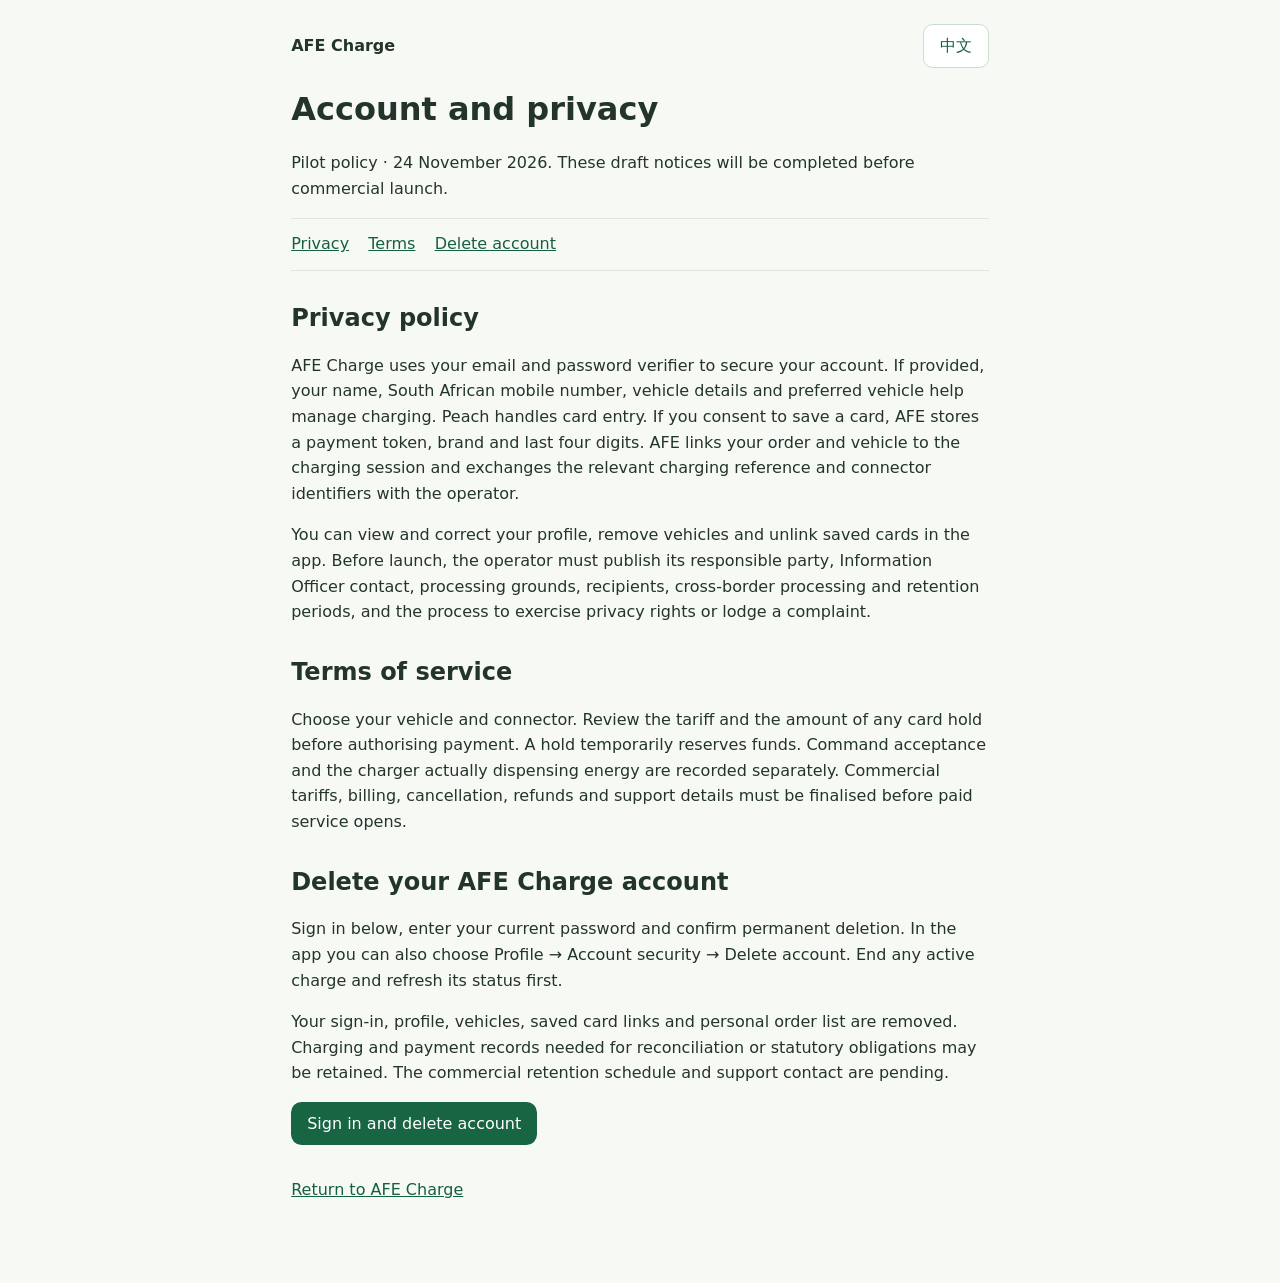
<file: legal.html>
<!doctype html>
<html lang="en"><head><meta charset="utf-8"><meta name="viewport" content="width=device-width,initial-scale=1,viewport-fit=cover"><meta name="referrer" content="no-referrer">
<title>Account and privacy · AFE Charge</title><style>
*{box-sizing:border-box}body{max-width:46rem;margin:0 auto;padding:1.5rem 1.2rem 4rem;color:#23352b;background:#f7f9f5;font:1rem/1.6 system-ui,sans-serif}header,nav{display:flex;flex-wrap:wrap;gap:1.2rem;align-items:center;justify-content:space-between}nav{justify-content:flex-start;padding:.8rem 0;border-block:1px solid #dfe7dd}a,button{color:#146041}section{margin:2rem 0;scroll-margin-top:1rem}button{background:white;border:1px solid #cdddcf;border-radius:.6rem;padding:.5rem 1rem;font:inherit}h1,h2{line-height:1.25}.cta{display:inline-block;background:#176543;color:white;border-radius:.65rem;padding:.55rem 1rem;text-decoration:none}
</style></head><body><header><strong>AFE Charge</strong><button id="lang" type="button">中文</button></header>
<main id="en"><h1>Account and privacy</h1><p>Pilot policy · 24 November 2026. These draft notices will be completed before commercial launch.</p>
<nav><a href="#privacy">Privacy</a><a href="#terms">Terms</a><a href="#deletion">Delete account</a></nav>
<section data-id="privacy"><h2>Privacy policy</h2><p>AFE Charge uses your email and password verifier to secure your account. If provided, your name, South African mobile number, vehicle details and preferred vehicle help manage charging. Peach handles card entry. If you consent to save a card, AFE stores a payment token, brand and last four digits. AFE links your order and vehicle to the charging session and exchanges the relevant charging reference and connector identifiers with the operator.</p><p>You can view and correct your profile, remove vehicles and unlink saved cards in the app. Before launch, the operator must publish its responsible party, Information Officer contact, processing grounds, recipients, cross-border processing and retention periods, and the process to exercise privacy rights or lodge a complaint.</p></section>
<section data-id="terms"><h2>Terms of service</h2><p>Choose your vehicle and connector. Review the tariff and the amount of any card hold before authorising payment. A hold temporarily reserves funds. Command acceptance and the charger actually dispensing energy are recorded separately. Commercial tariffs, billing, cancellation, refunds and support details must be finalised before paid service opens.</p></section>
<section data-id="deletion"><h2>Delete your AFE Charge account</h2><p>Sign in below, enter your current password and confirm permanent deletion. In the app you can also choose Profile → Account security → Delete account. End any active charge and refresh its status first.</p><p>Your sign-in, profile, vehicles, saved card links and personal order list are removed. Charging and payment records needed for reconciliation or statutory obligations may be retained. The commercial retention schedule and support contact are pending.</p><a class="cta" target="_top" href="./?account=delete">Sign in and delete account</a></section><p><a href="./" target="_top">Return to AFE Charge</a></p></main>
<main id="zh" hidden lang="zh-CN"><h1>账户与隐私</h1><p>试用版草案 · 2026 年 11 月 24 日。商业服务开放前会发布最终条款。</p>
<nav><a href="#privacy">隐私政策</a><a href="#terms">服务条款</a><a href="#deletion">注销账户</a></nav>
<section data-id="privacy"><h2>隐私政策</h2><p>AFE Charge 使用邮箱和密码验证信息保护账户。你可填写姓名、南非手机号及车辆信息，用于管理账户和选择充电车辆。银行卡资料由 Peach 收银台采集。经你同意保存卡片后，AFE 保存支付令牌、品牌和末四位。AFE 通过订单关联账户、车辆和充电会话，并与场站运营方交换充电参考号及枪口标识。</p><p>你可在 App 内查询或更正资料，移除车辆、解绑卡片。商业上线前需公布责任方、信息官联系方式、处理依据、数据接收方、跨境处理、保存期限，并说明如何行使个人信息权利和提出投诉。</p></section>
<section data-id="terms"><h2>服务条款</h2><p>充电前请选择车辆和枪口，确认费率、预授权金额及支付方式。预授权会临时冻结相应额度。平台受理启停指令后，实际充电状态以桩端上报的会话为准。商业费率、结算、取消、退款和客服条款将在收费服务开放前公布。</p></section>
<section data-id="deletion"><h2>注销 AFE Charge 账户</h2><p>通过下方入口登录，输入当前密码并确认永久注销。也可在 App 内选择“我的 → 账户安全 → 注销账户”。如正在充电，请先结束并刷新订单状态。</p><p>注销将删除登录信息、资料、车辆、绑卡关联和个人订单列表。因对账或法定义务需保留的充电和支付记录可能继续保存。商业版的具体保留期限和客服联系方式待公布。</p><a class="cta" target="_top" href="./?account=delete">登录并注销账户</a></section><p><a href="./" target="_top">返回 AFE Charge</a></p></main>
<script>
let chinese=new URLSearchParams(location.search).get('lang')==='zh' || (!new URLSearchParams(location.search).has('lang') && navigator.language.startsWith('zh'));
function display(){document.querySelectorAll('[data-id]').forEach(s=>s.removeAttribute('id'));const id=chinese?'zh':'en';for(const box of document.querySelectorAll('main'))box.hidden=box.id!==id;
document.querySelectorAll('#'+id+' [data-id]').forEach(s=>s.id=s.dataset.id);document.documentElement.lang=chinese?'zh-CN':'en';document.getElementById('lang').textContent=chinese?'English':'中文';
if(location.hash)document.getElementById(location.hash.slice(1))?.scrollIntoView();}
document.getElementById('lang').onclick=()=>{chinese=!chinese;display();};display();
</script></body></html>
</file>
